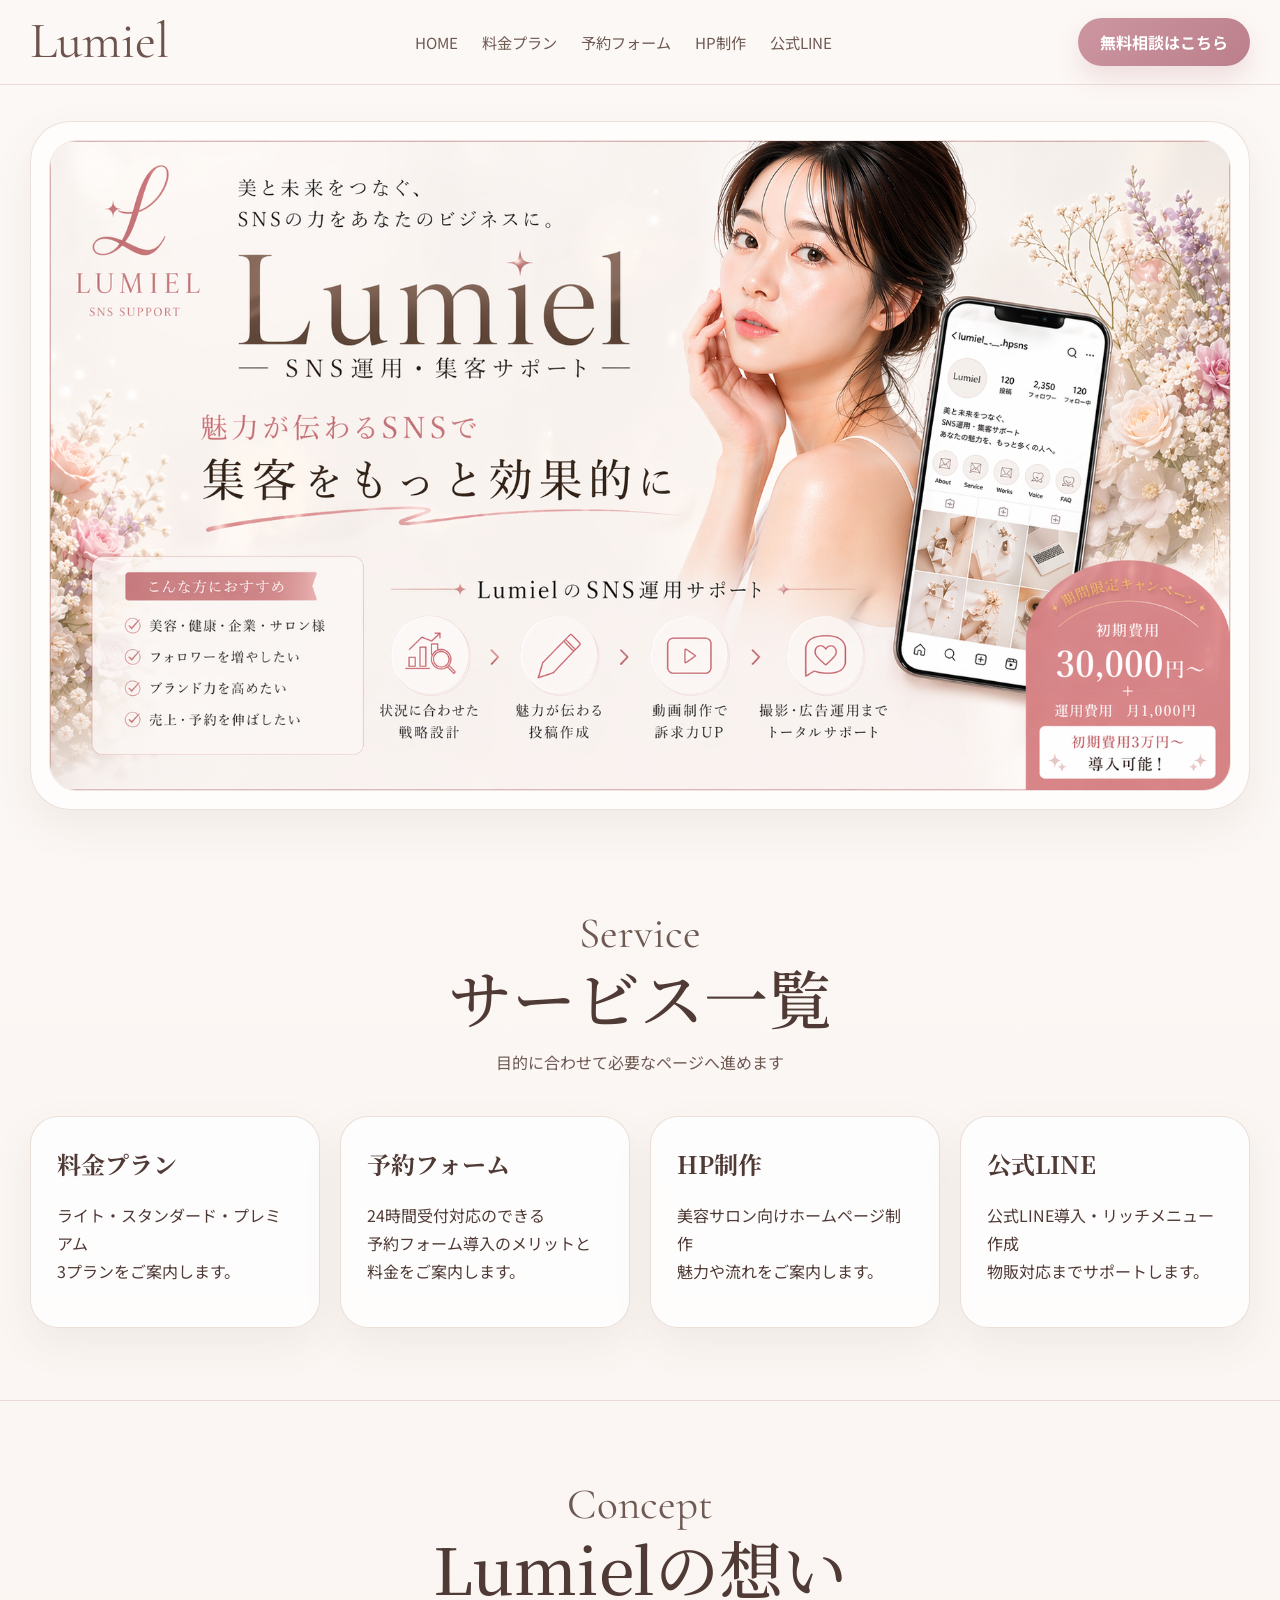
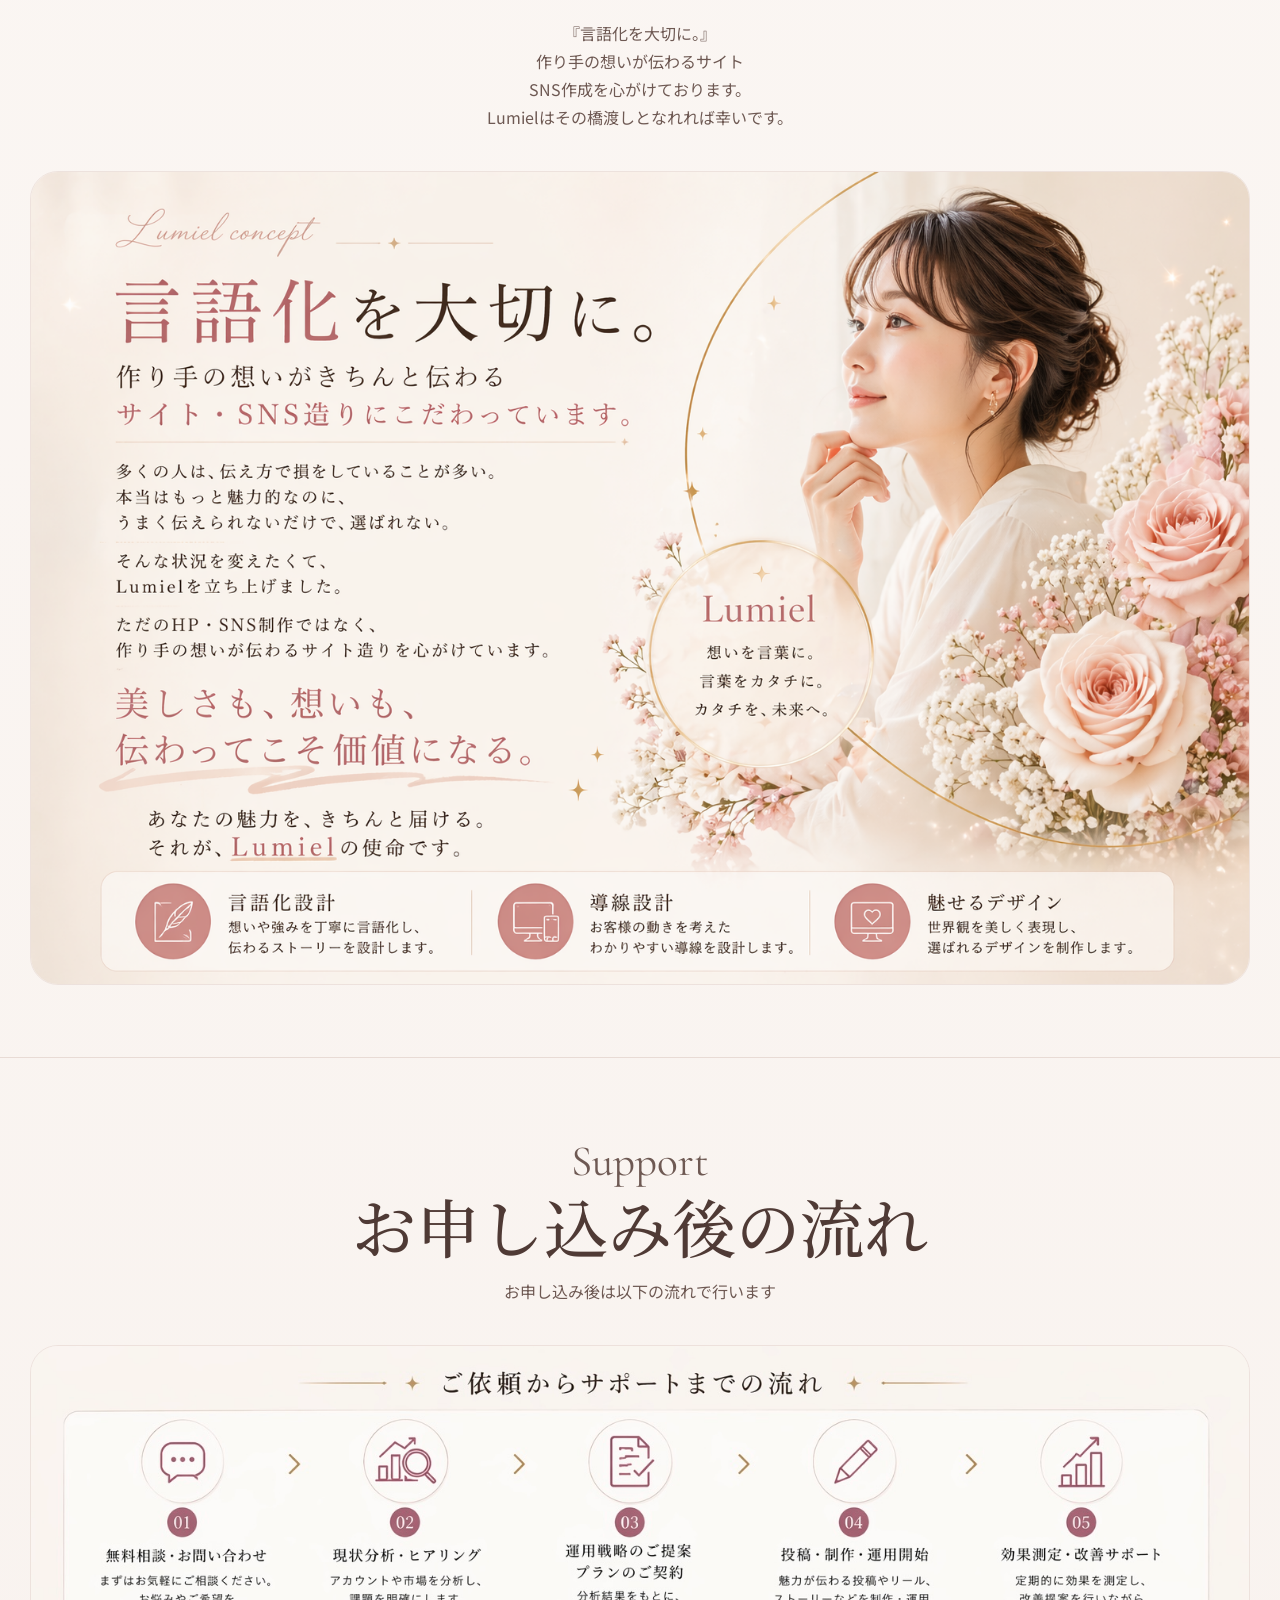
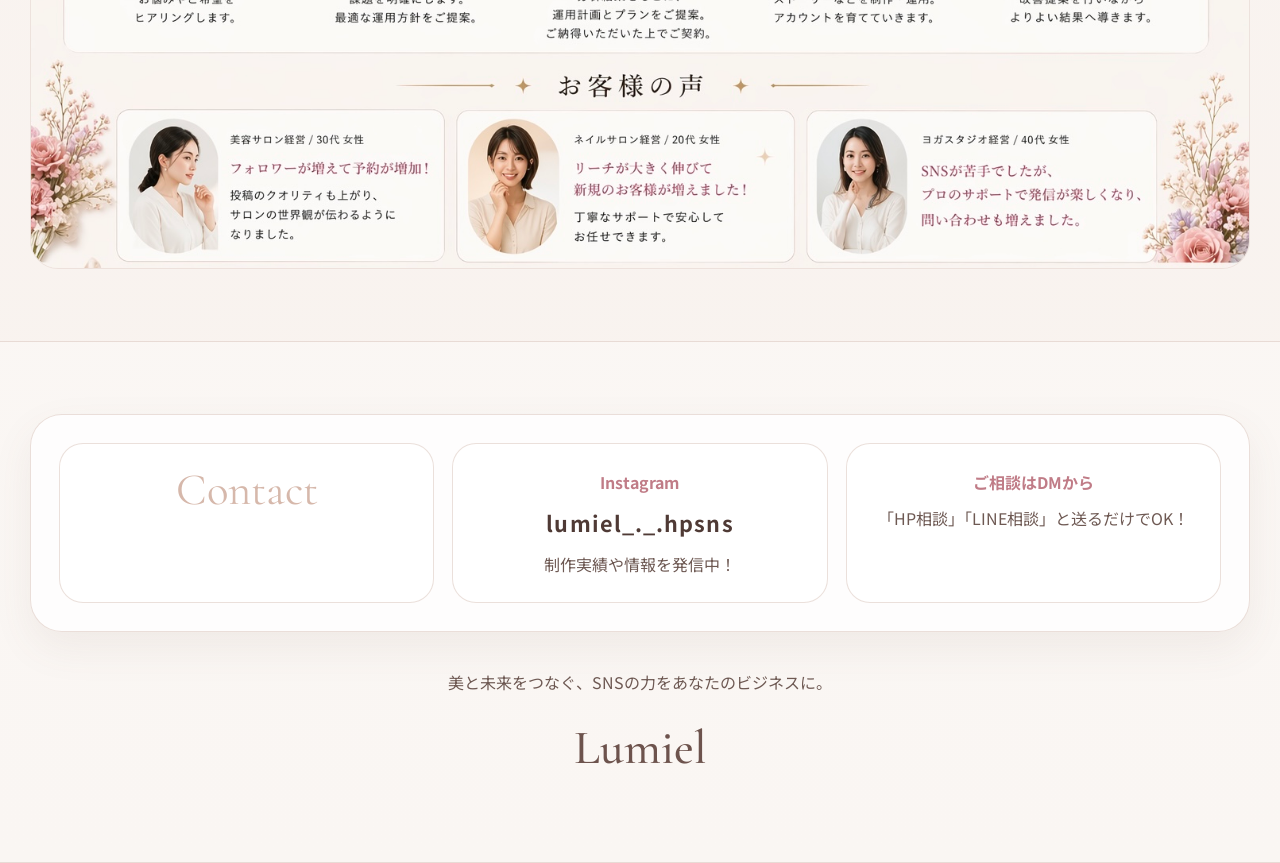
<file: index.html>
<!DOCTYPE html>
<html lang="ja">
<head>
  <meta charset="UTF-8">
  <meta name="viewport" content="width=device-width, initial-scale=1.0">
  <title>Lumiel | TOP</title>
  <link rel="stylesheet" href="style.css">
</head>
<body>

<header class="site-header">
  <div class="container header-inner">
    <a href="index.html" class="logo">Lumiel</a>

    <nav class="desktop-nav">
      <a href="index.html">HOME</a>
      <a href="plan.html">料金プラン</a>
      <a href="reservation.html">予約フォーム</a>
      <a href="homepage.html">HP制作</a>
      <a href="line.html">公式LINE</a>
    </nav>

    <button class="menu-toggle" id="menuToggle" type="button" aria-label="メニューを開く">
      <span class="bar"></span>
      <span class="bar"></span>
      <span class="bar"></span>
    </button>

    <a href="index.html#contact" class="header-btn">無料相談はこちら</a>
  </div>

  <nav class="mobile-nav" id="mobileNav">
    <a href="index.html">HOME</a>
    <a href="plan.html">料金プラン</a>
    <a href="reservation.html">予約フォーム</a>
    <a href="homepage.html">HP制作</a>
    <a href="line.html">公式LINE</a>
    <a href="index.html#contact">無料相談はこちら</a>
  </nav>
</header>

<main>
  <section class="hero-section">
    <div class="container">
      <div class="hero-card">
        <picture class="responsive-picture">
          <source media="(max-width: 760px)" srcset="images/sumafo/sumafo.1.png">
          <img src="images/pc.png/1.png" alt="Lumiel SNS運用・集客サポート" class="hero-image">
        </picture>
      </div>
    </div>
  </section>

  <section class="section">
    <div class="container">
      <div class="section-heading">
        <p class="section-script">Service</p>
        <h1>サービス一覧</h1>
        <p>目的に合わせて必要なページへ進めます</p>
      </div>

      <div class="service-grid">
        <a href="plan.html" class="service-card">
          <h2>料金プラン</h2>
          <p>ライト・スタンダード・プレミアム<br>
            3プランをご案内します。</p>
        </a>

        <a href="reservation.html" class="service-card">
          <h2>予約フォーム</h2>
          <p>24時間受付対応のできる<br>予約フォーム導入のメリットと<br>料金をご案内します。</p>
        </a>

        <a href="homepage.html" class="service-card">
          <h2>HP制作</h2>
          <p>美容サロン向けホームページ制作<br>魅力や流れをご案内します。</p>
        </a>

        <a href="line.html" class="service-card">
          <h2>公式LINE</h2>
          <p>公式LINE導入・リッチメニュー作成<br>物販対応までサポートします。</p>
        </a>
      </div>
    </div>
  </section>


  <section class="section">
    <div class="container">
      <div class="section-heading">
        <p class="section-script">Concept</p>
        <h2>Lumielの想い</h2>
        <p>『言語化を大切に。』<br>
        作り手の想いが伝わるサイト<br>SNS作成を心がけております。<br>
      Lumielはその橋渡しとなれれば幸いです。</p>
      </div>

      <picture class="responsive-picture">
        <source media="(max-width: 760px)" srcset="images/sumafo/sumafo.omoi1.PNG">
        <img src="images/pc.png/omoi.PNG" alt="Lumielの想い" class="home-support-image">
      </picture>
    </div>
  </section>

<section class="section home-extra-section">
    <div class="container">
      <div class="section-heading">
        <p class="section-script">Support</p>
        <h2>お申し込み後の流れ</h2>
        <p>お申し込み後は以下の流れで行います</p>
      </div>

      <picture class="responsive-picture">
        <source media="(max-width: 760px)" srcset="images/sumafo/sumafo.okyakusama1.jpg">
        <img src="images/pc.png/okyakusama.jpg" alt="お申し込み後の流れ" class="hero-image">
      </picture>
    </div>
  </section>



  <section class="section section-soft" id="contact">
    <div class="container">
      <div class="contact-box">
        <div class="contact-grid">
          <div class="contact-card">
            <p class="contact-script">Contact</p>
          </div>

          <div class="contact-card">
            <p class="contact-label">Instagram</p>
            <p class="insta-id">lumiel_._.hpsns</p>
            <p class="contact-sub">制作実績や情報を発信中！</p>
          </div>

          <div class="contact-card">
            <p class="contact-title">ご相談はDMから</p>
            <p class="contact-sub">「HP相談」「LINE相談」と送るだけでOK！</p>
          </div>
        </div>
      </div>

      <div class="footer-brand">
        <p>美と未来をつなぐ、SNSの力をあなたのビジネスに。</p>
        <strong>Lumiel</strong>
      </div>
    </div>
  </section>
</main>

<script src="script.js"></script>
</body>
</html>
</file>
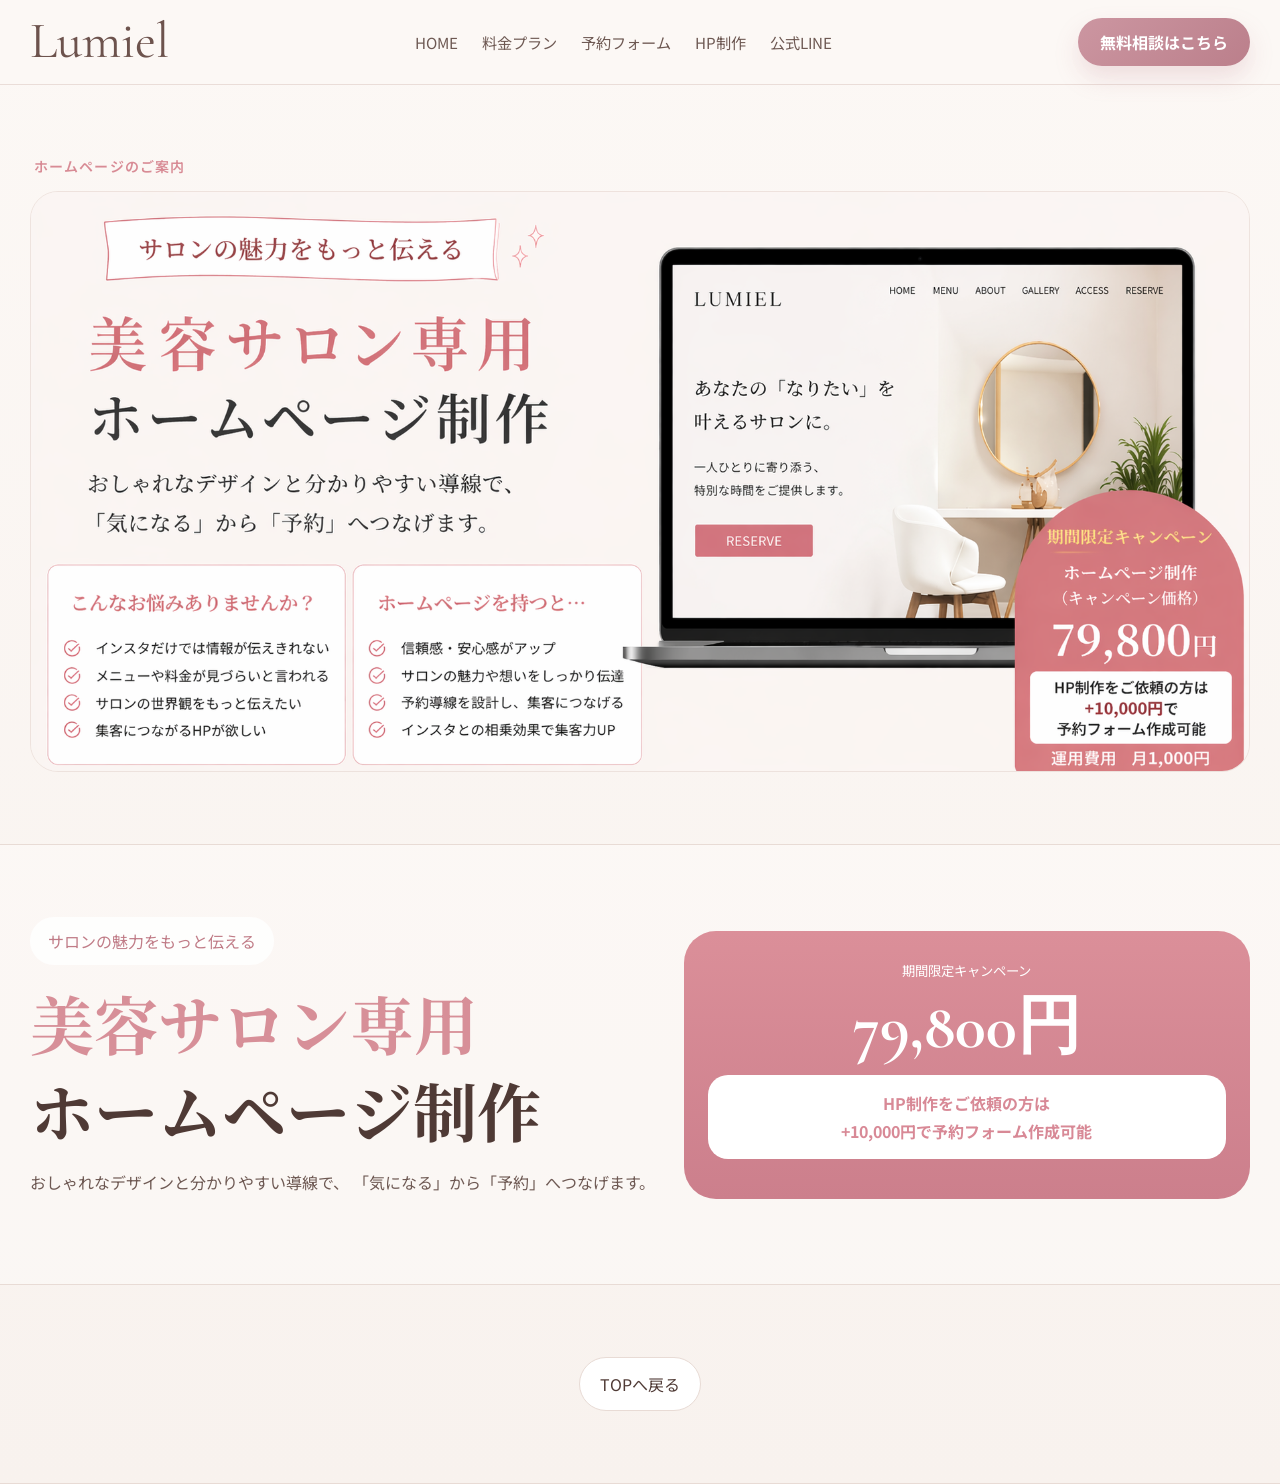
<file: homepage.html>
<!DOCTYPE html>
<html lang="ja">
<head>
  <meta charset="UTF-8">
  <meta name="viewport" content="width=device-width, initial-scale=1.0">
  <title>Lumiel | HP制作</title>
  <link rel="stylesheet" href="style.css">
</head>
<body>

<header class="site-header">
  <div class="container header-inner">
    <a href="index.html" class="logo">Lumiel</a>

    <nav class="desktop-nav">
      <a href="index.html">HOME</a>
      <a href="plan.html">料金プラン</a>
      <a href="reservation.html">予約フォーム</a>
      <a href="homepage.html">HP制作</a>
      <a href="line.html">公式LINE</a>
    </nav>

    <button class="menu-toggle" id="menuToggle" type="button" aria-label="メニューを開く">
      <span class="bar"></span>
      <span class="bar"></span>
      <span class="bar"></span>
    </button>

    <a href="index.html#contact" class="header-btn">無料相談はこちら</a>
  </div>

  <nav class="mobile-nav" id="mobileNav">
    <a href="index.html">HOME</a>
    <a href="plan.html">料金プラン</a>
    <a href="reservation.html">予約フォーム</a>
    <a href="homepage.html">HP制作</a>
    <a href="line.html">公式LINE</a>
    <a href="index.html#contact">無料相談はこちら</a>
  </nav>
</header>

<main>
  <section class="section image-section page-visual-section">
    <div class="container image-title-wrap">
      <p class="page-mini-title">ホームページのご案内</p>

      <picture class="responsive-picture">
        <source media="(max-width: 760px)" srcset="images/sumafo/sumafo.hp.png">
        <img src="images/pc.png/hp.png" alt="美容サロン専用ホームページ制作" class="page-visual-image wide-visual">
      </picture>
    </div>
  </section>

  <section class="section section-soft page-intro-section">
    <div class="container two-column page-intro-column">
      <div class="page-intro-text">
        <span class="badge-pill">サロンの魅力をもっと伝える</span>

        <h1 class="big-title page-main-title">
          <span class="accent">美容サロン専用</span><br>
          ホームページ制作
        </h1>

        <p class="lead">
          おしゃれなデザインと分かりやすい導線で、<br class="sp-only">
          「気になる」から「予約」へつなげます。
        </p>
      </div>

      <div class="price-badge">
        <small>期間限定キャンペーン</small>
        <strong>79,800円</strong>
        <div class="badge-white-box">
          HP制作をご依頼の方は<br>
          +10,000円で予約フォーム作成可能
        </div>
        <p class="badge-sub top-gap-small"></p>
      </div>
    </div>
  </section>

  <section class="section">
    <div class="container back-link-wrap">
      <a href="index.html" class="back-link">TOPへ戻る</a>
    </div>
  </section>
</main>

<script src="script.js"></script>
</body>
</html>
</file>
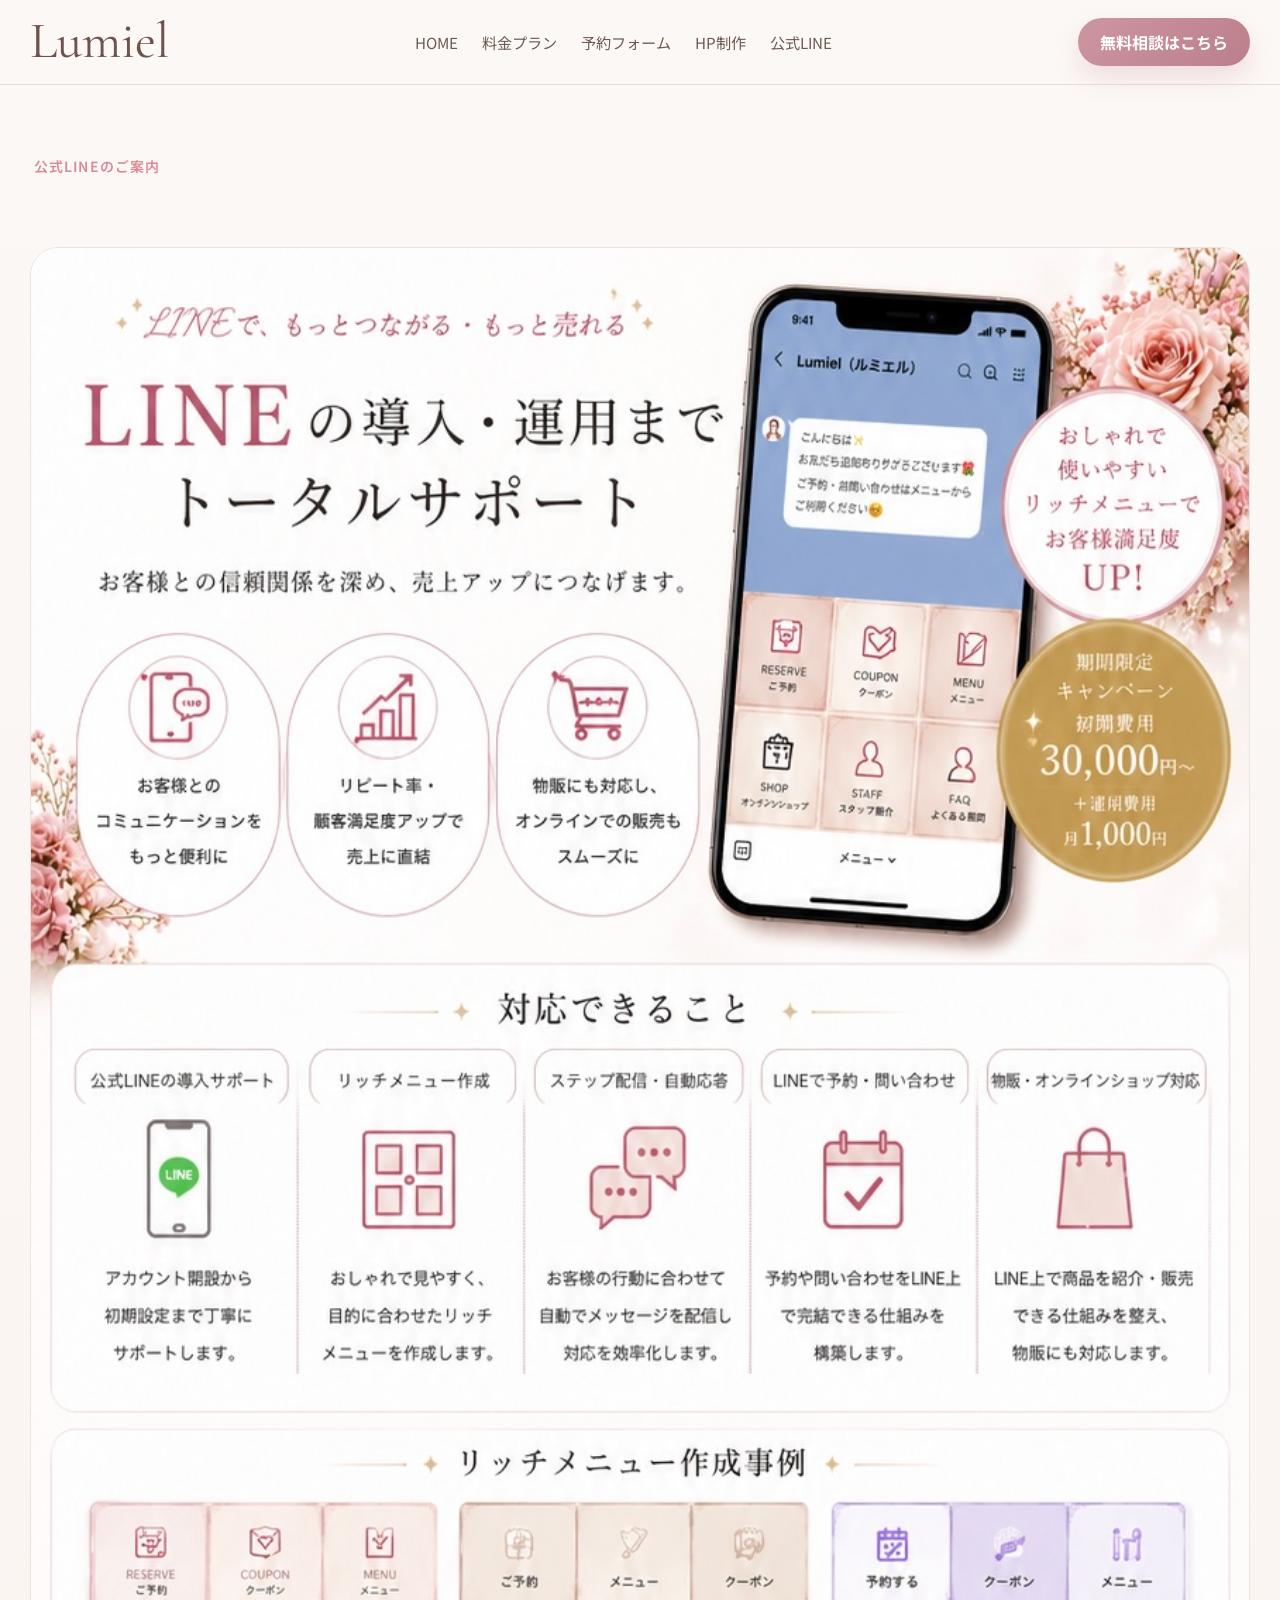
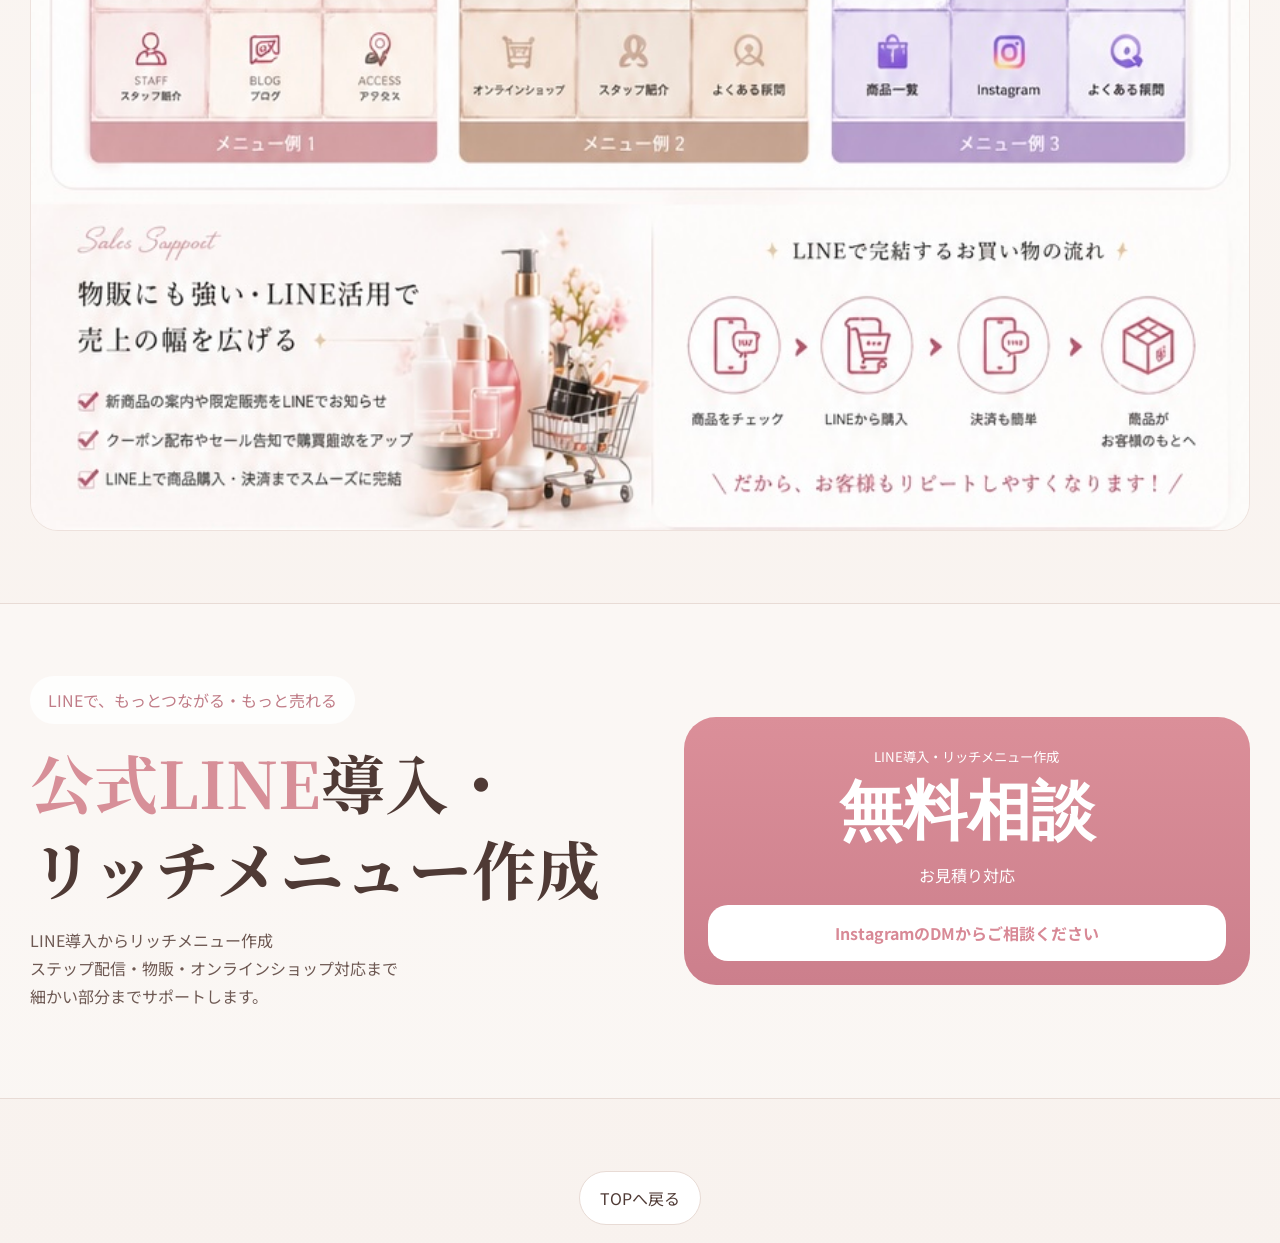
<file: line.html>
<!DOCTYPE html>
<html lang="ja">
<head>
  <meta charset="UTF-8">
  <meta name="viewport" content="width=device-width, initial-scale=1.0">
  <title>Lumiel | 公式LINE</title>
  <link rel="stylesheet" href="style.css">
</head>
<body>

<header class="site-header">
  <div class="container header-inner">
    <a href="index.html" class="logo">Lumiel</a>

    <nav class="desktop-nav">
      <a href="index.html">HOME</a>
      <a href="plan.html">料金プラン</a>
      <a href="reservation.html">予約フォーム</a>
      <a href="homepage.html">HP制作</a>
      <a href="line.html">公式LINE</a>
    </nav>

    <button class="menu-toggle" id="menuToggle" type="button" aria-label="メニューを開く">
      <span class="bar"></span>
      <span class="bar"></span>
      <span class="bar"></span>
    </button>

    <a href="index.html#contact" class="header-btn">無料相談はこちら</a>
  </div>

  <nav class="mobile-nav" id="mobileNav">
    <a href="index.html">HOME</a>
    <a href="plan.html">料金プラン</a>
    <a href="reservation.html">予約フォーム</a>
    <a href="homepage.html">HP制作</a>
    <a href="line.html">公式LINE</a>
    <a href="index.html#contact">無料相談はこちら</a>
  </nav>
</header>

<main>
  <section class="section image-section">
    <div class="container image-title-wrap">
      <p class="page-mini-title">公式LINEのご案内</p>
<br><br>
      <picture class="responsive-picture">
        <source media="(max-width: 760px)" srcset="images/sumafo/sumafo.line1.jpg">
        <img src="images/pc.png/line.PNG" alt="公式LINE導入・リッチメニュー作成・物販対応" class="page-visual-image wide-visual">
      </picture>
    </div>
  </section>

  <section class="section section-soft">
    <div class="container two-column">
      <div>
        <span class="badge-pill">LINEで、もっとつながる・もっと売れる</span>
        <h1 class="big-title"><span class="accent">公式LINE</span>導入・<br>リッチメニュー作成</h1>
        <p class="lead">LINE導入からリッチメニュー作成<br>ステップ配信・物販・オンラインショップ対応まで<br>細かい部分までサポートします。</p>
      </div>

      <div class="price-badge">
        <small>LINE導入・リッチメニュー作成</small>
        <strong>無料相談</strong>
        <p class="badge-sub">お見積り対応</p>
        <div class="badge-white-box">InstagramのDMからご相談ください</div>
      </div>
    </div>
  </section>

  <section class="section">
    <div class="container back-link-wrap">
      <a href="index.html" class="back-link">TOPへ戻る</a>
    </div>
  </section>
</main>

<script src="script.js"></script>
</body>
</html>
</file>
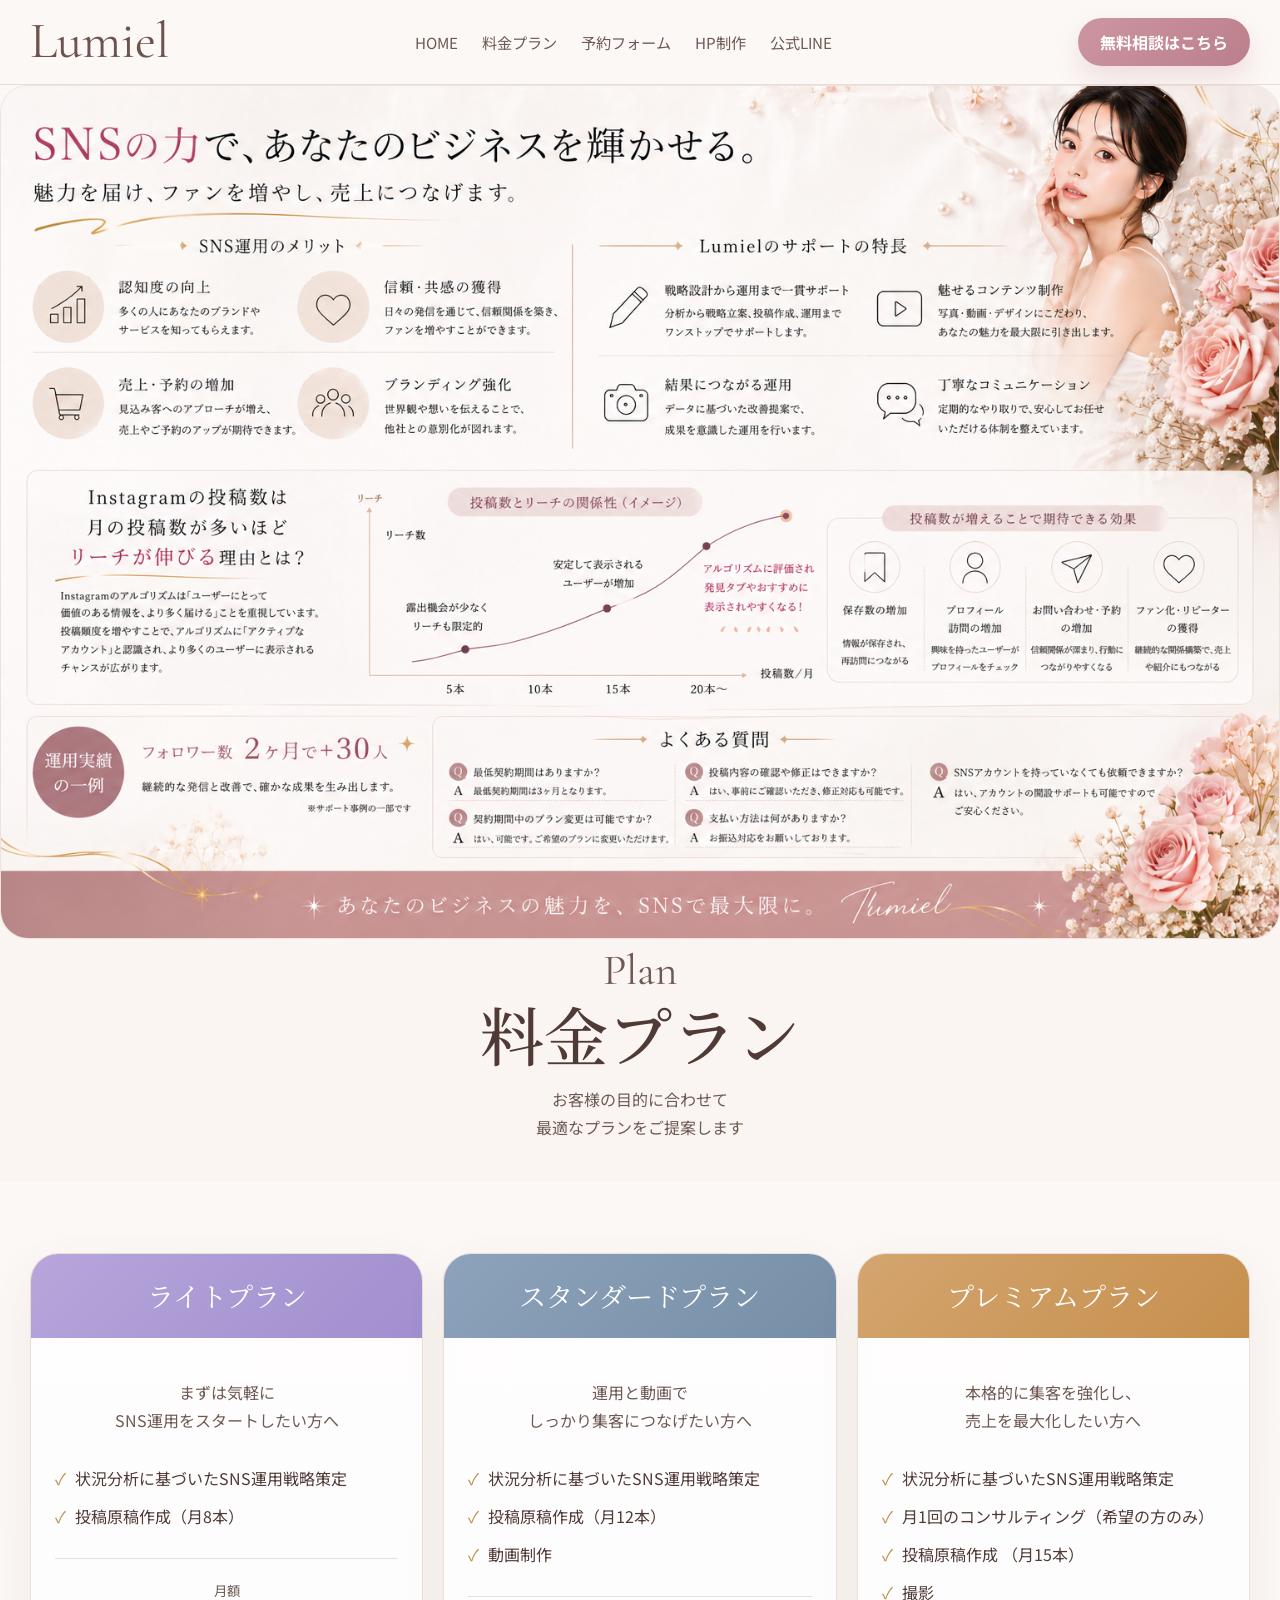
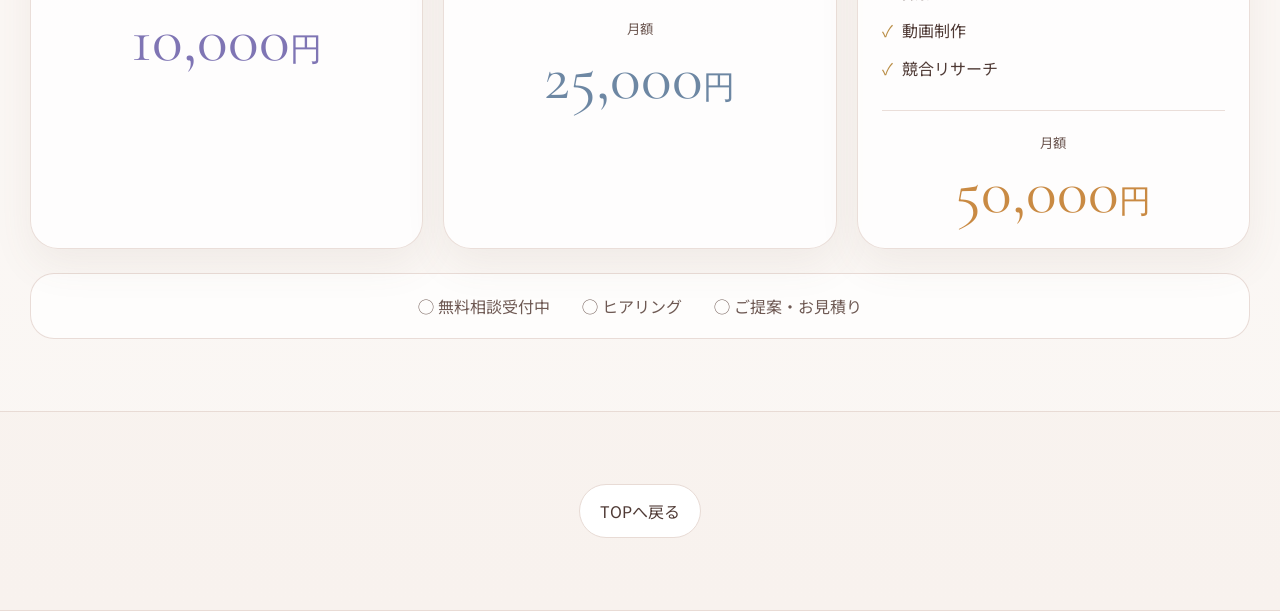
<file: plan.html>
<!DOCTYPE html>
<html lang="ja">
<head>
  <meta charset="UTF-8">
  <meta name="viewport" content="width=device-width, initial-scale=1.0">
  <title>Lumiel | 料金プラン</title>
  <link rel="stylesheet" href="style.css">
</head>
<body>

<header class="site-header">
  <div class="container header-inner">
    <a href="index.html" class="logo">Lumiel</a>

    <nav class="desktop-nav">
      <a href="index.html">HOME</a>
      <a href="plan.html">料金プラン</a>
      <a href="reservation.html">予約フォーム</a>
      <a href="homepage.html">HP制作</a>
      <a href="line.html">公式LINE</a>
    </nav>

    <button class="menu-toggle" id="menuToggle" type="button" aria-label="メニューを開く">
      <span class="bar"></span>
      <span class="bar"></span>
      <span class="bar"></span>
    </button>

    <a href="index.html#contact" class="header-btn">無料相談はこちら</a>
  </div>
  <nav class="mobile-nav" id="mobileNav">
    <a href="index.html">HOME</a>
    <a href="plan.html">料金プラン</a>
    <a href="reservation.html">予約フォーム</a>
    <a href="homepage.html">HP制作</a>
    <a href="line.html">公式LINE</a>
    <a href="index.html#contact">無料相談はこちら</a>
  </nav>
</header>
<main>
      <picture class="responsive-picture">
        <source media="(max-width: 760px)" srcset="images/sumafo/sumafo.sns1.PNG">
        <picture class="responsive-picture">
        <source media="(max-width: 760px)" srcset="images/sumafo/sumafo.sns2.PNG">
      </picture>
        <img src="images/pc.png/sns.png" alt="SNS運用・集客サポート" class="page-visual-image wide-visual">
      </picture>
    </div>
  </section>

  <section class="page-title-section">
    <div class="container">
      <div class="section-heading">
        <p class="section-script">Plan</p>
        <h1>料金プラン</h1>
        <p>お客様の目的に合わせて<br>最適なプランをご提案します</p>
      </div>
    </div>
  </section>

  <section class="section section-soft">
    <div class="container">
      <div class="pricing-grid">
        <article class="plan-card">
          <div class="plan-card-header light">ライトプラン</div>
          <div class="plan-card-body">
            <p class="plan-copy">まずは気軽に<br>SNS運用をスタートしたい方へ</p>
            <ul class="check-list">
              <li>状況分析に基づいたSNS運用戦略策定</li>
              <li>投稿原稿作成（月8本）</li>
            </ul>
            <div class="plan-price-wrap">
              <small>月額</small>
              <p class="plan-price light-price">10,000<span>円</span></p>
            </div>
          </div>
        </article>

        <article class="plan-card">
          <div class="plan-card-header standard">スタンダードプラン</div>
          <div class="plan-card-body">
            <p class="plan-copy">運用と動画で<br>しっかり集客につなげたい方へ</p>
            <ul class="check-list">
              <li>状況分析に基づいたSNS運用戦略策定</li>
              <li>投稿原稿作成（月12本）</li>
              <li>動画制作</li>
            </ul>
            <div class="plan-price-wrap">
              <small>月額</small>
              <p class="plan-price standard-price">25,000<span>円</span></p>
            </div>
          </div>
        </article>

        <article class="plan-card">
          <div class="plan-card-header premium">プレミアムプラン</div>
          <div class="plan-card-body">
            <p class="plan-copy">本格的に集客を強化し、<br>売上を最大化したい方へ</p>
            <ul class="check-list">
              <li>状況分析に基づいたSNS運用戦略策定</li>
              <li>月1回のコンサルティング（希望の方のみ）</li>
              <li>投稿原稿作成 <span class="pink-accent">（月15本）</span></li>
              <li>撮影</li>
              <li>動画制作</li>
              <li>競合リサーチ</li>
            </ul>
            <div class="plan-price-wrap">
              <small>月額</small>
              <p class="plan-price premium-price">50,000<span>円</span></p>
            </div>
          </div>
        </article>
      </div>

      <div class="included-note">
        <span>◯ 無料相談受付中</span>
        <span>◯ ヒアリング</span>
        <span>◯ ご提案・お見積り</span>
      </div>
    </div>
  </section>

  <section class="section">
    <div class="container back-link-wrap">
      <a href="index.html" class="back-link">TOPへ戻る</a>
    </div>
  </section>
</main>

<script src="script.js"></script>
</body>
</html>
</file>
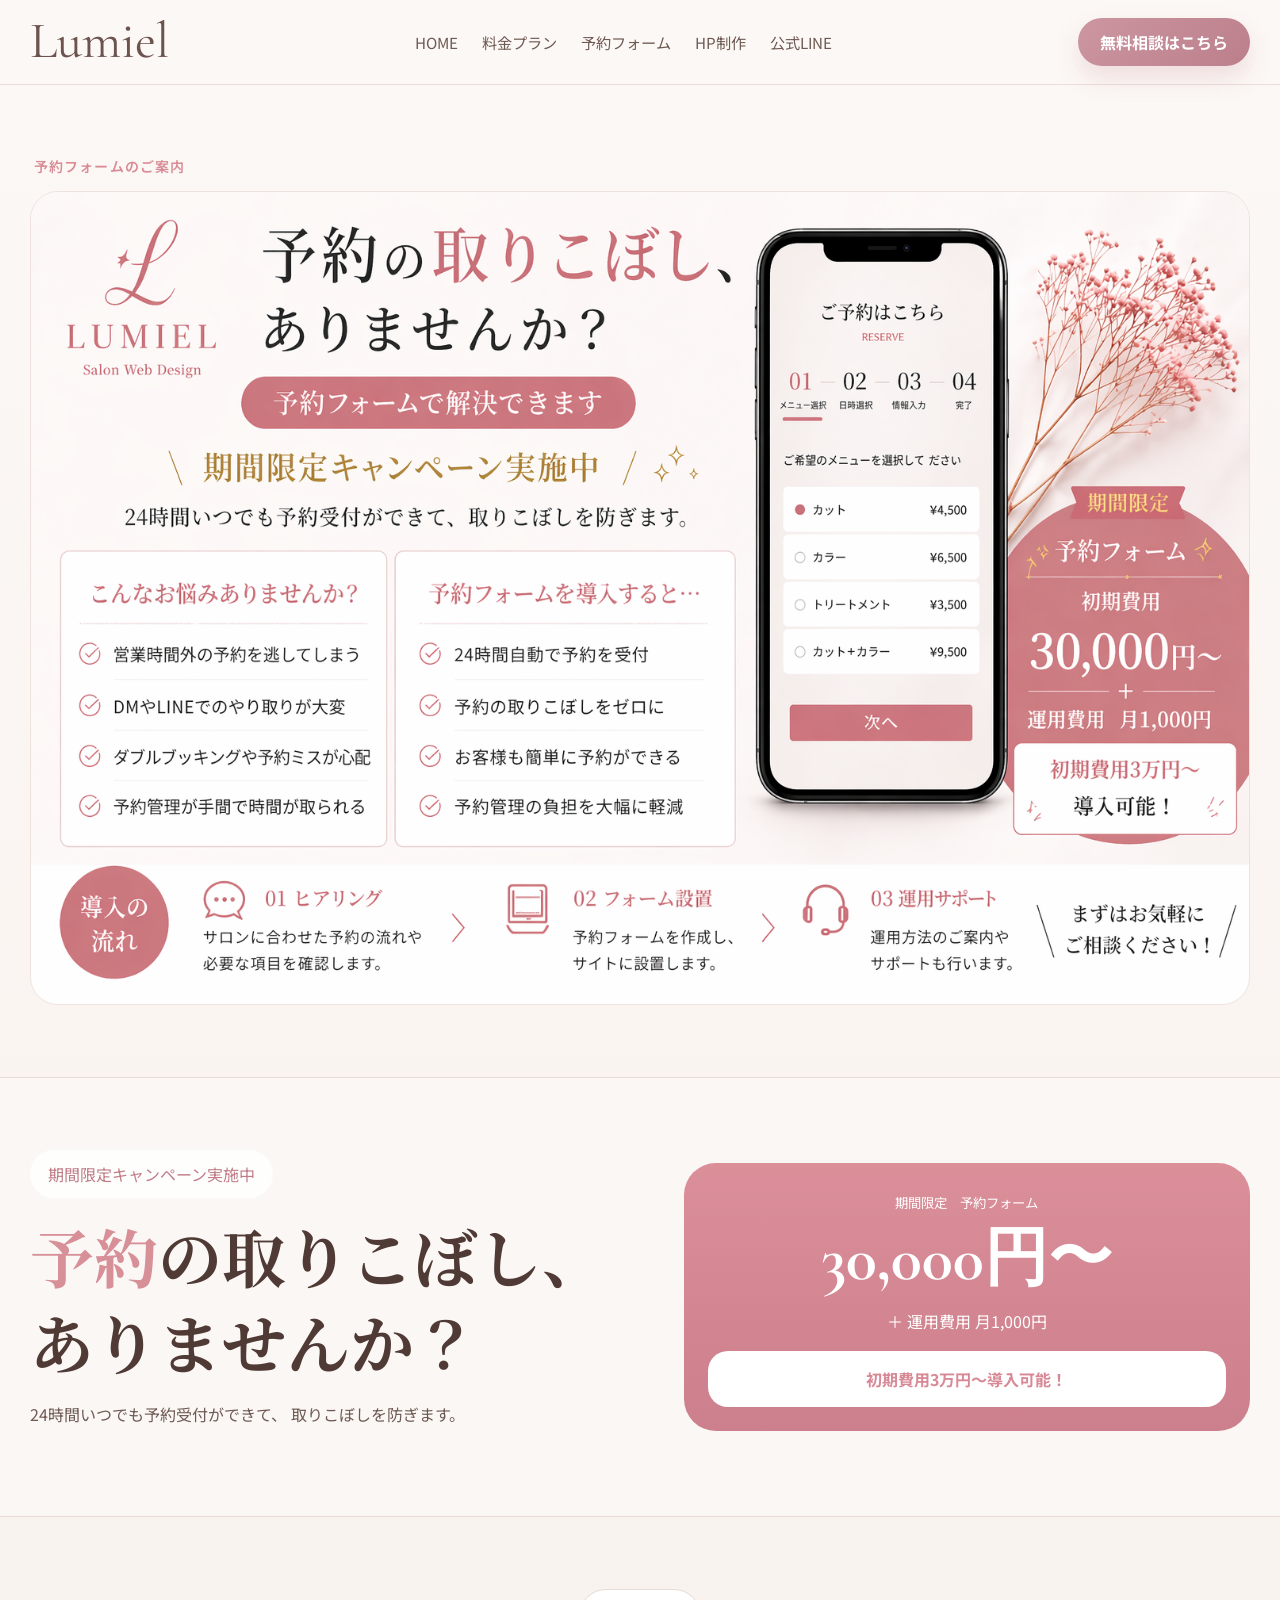
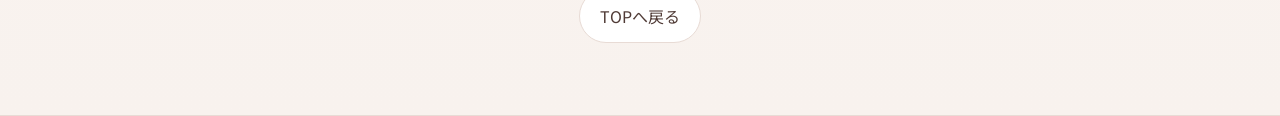
<file: reservation.html>
<!DOCTYPE html>
<html lang="ja">
<head>
  <meta charset="UTF-8">
  <meta name="viewport" content="width=device-width, initial-scale=1.0">
  <title>Lumiel | 予約フォーム</title>
  <link rel="stylesheet" href="style.css">
</head>
<body>

<header class="site-header">
  <div class="container header-inner">
    <a href="index.html" class="logo">Lumiel</a>

    <nav class="desktop-nav">
      <a href="index.html">HOME</a>
      <a href="plan.html">料金プラン</a>
      <a href="reservation.html">予約フォーム</a>
      <a href="homepage.html">HP制作</a>
      <a href="line.html">公式LINE</a>
    </nav>

    <button class="menu-toggle" id="menuToggle" type="button" aria-label="メニューを開く">
      <span class="bar"></span>
      <span class="bar"></span>
      <span class="bar"></span>
    </button>

    <a href="index.html#contact" class="header-btn">無料相談はこちら</a>
  </div>

  <nav class="mobile-nav" id="mobileNav">
    <a href="index.html">HOME</a>
    <a href="plan.html">料金プラン</a>
    <a href="reservation.html">予約フォーム</a>
    <a href="homepage.html">HP制作</a>
    <a href="line.html">公式LINE</a>
    <a href="index.html#contact">無料相談はこちら</a>
  </nav>
</header>

<main>
  <section class="section image-section page-visual-section">
    <div class="container image-title-wrap">
      <p class="page-mini-title">予約フォームのご案内</p>

      <picture class="responsive-picture">
        <source media="(max-width: 760px)" srcset="images/sumafo/sumafo.yoyaku.png">
        <img src="images/pc.png/yoyaku.png" alt="予約フォームのご案内" class="page-visual-image wide-visual">
      </picture>
    </div>
  </section>

  <section class="section section-soft page-intro-section">
    <div class="container two-column page-intro-column">
      <div class="page-intro-text">
        <span class="badge-pill">期間限定キャンペーン実施中</span>

        <h1 class="big-title page-main-title">
          <span class="accent">予約</span>の取りこぼし、<br>
          ありませんか？
        </h1>

        <p class="lead">
          24時間いつでも予約受付ができて、<br class="sp-only">
          取りこぼしを防ぎます。
        </p>
      </div>

      <div class="price-badge">
        <small>期間限定　予約フォーム</small>
        <strong>30,000円〜</strong>
        <p class="badge-sub">＋ 運用費用 月1,000円</p>
        <div class="badge-white-box">初期費用3万円〜導入可能！</div>
      </div>
    </div>
  </section>

  <section class="section">
    <div class="container back-link-wrap">
      <a href="index.html" class="back-link">TOPへ戻る</a>
    </div>
  </section>
</main>

<script src="script.js"></script>
</body>
</html>
</file>
<file: style.css>
@import url('https://fonts.googleapis.com/css2?family=Cormorant+Garamond:wght@400;500;600;700&family=Noto+Serif+JP:wght@400;500;600;700&family=Noto+Sans+JP:wght@300;400;500;700&display=swap');

:root {
  --bg: #f8f2ee;
  --text: #4f3a35;
  --sub: #6e5953;
  --line: #e8dbd5;
  --rose: #d78f98;
  --rose-deep: #c07c87;
  --gold-deep: #b98d45;
  --lavender: #7f75b4;
  --blue: #6d87a3;
  --shadow: 0 16px 40px rgba(111, 84, 74, 0.08);
  --container: 1220px;
}

* {
  box-sizing: border-box;
}

html {
  scroll-behavior: smooth;
}

body {
  margin: 0;
  background: linear-gradient(180deg, #fcf8f5 0%, #f8f2ee 100%);
  color: var(--text);
  font-family: 'Noto Sans JP', sans-serif;
  line-height: 1.75;
  overflow-x: hidden;
}

img {
  display: block;
  max-width: 100%;
}

a {
  text-decoration: none;
  color: inherit;
}

.container {
  width: min(var(--container), calc(100% - 32px));
  margin: 0 auto;
}

/* header */
.site-header {
  position: sticky;
  top: 0;
  z-index: 1000;
  background: rgba(252, 248, 245, 0.92);
  backdrop-filter: blur(14px);
  border-bottom: 1px solid rgba(232, 219, 213, 0.9);
}

.header-inner {
  min-height: 84px;
  display: flex;
  align-items: center;
  justify-content: space-between;
  gap: 16px;
}

.logo {
  font-family: 'Cormorant Garamond', serif;
  font-size: clamp(2.3rem, 4vw, 3.5rem);
  line-height: 1;
  color: #6d534d;
  flex-shrink: 0;
}

.desktop-nav {
  display: flex;
  align-items: center;
  gap: 24px;
  color: var(--sub);
  font-size: 0.95rem;
}

.desktop-nav a:hover,
.mobile-nav a:hover {
  color: var(--rose-deep);
}

.header-btn {
  display: inline-flex;
  align-items: center;
  justify-content: center;
  min-height: 48px;
  padding: 0 22px;
  border-radius: 999px;
  background: linear-gradient(135deg, #cc96a1, #bb7f8b);
  color: #fff;
  font-weight: 700;
  box-shadow: 0 12px 24px rgba(191, 127, 139, 0.22);
  flex-shrink: 0;
}

.menu-toggle {
  display: none;
  width: 56px;
  height: 56px;
  border: 2px solid var(--rose-deep);
  border-radius: 16px;
  background: rgba(255, 255, 255, 0.82);
  align-items: center;
  justify-content: center;
  cursor: pointer;
}

.menu-toggle span {
  display: block;
  width: 24px;
  height: 2px;
  background: var(--rose-deep);
  margin: 4px 0;
  transition: 0.25s ease;
}

.menu-toggle.active span:nth-child(1) {
  transform: translateY(6px) rotate(45deg);
}
.menu-toggle.active span:nth-child(2) {
  opacity: 0;
}
.menu-toggle.active span:nth-child(3) {
  transform: translateY(-6px) rotate(-45deg);
}

.mobile-nav {
  display: none;
  position: fixed;
  top: 78px;
  right: 16px;
  width: min(320px, calc(100% - 32px));
  padding: 18px;
  border: 1px solid var(--line);
  border-radius: 24px;
  background: rgba(255, 251, 248, 0.98);
  box-shadow: 0 26px 46px rgba(90, 63, 56, 0.16);
  z-index: 9999;
}

.mobile-nav.active {
  display: block;
}

.mobile-nav a {
  display: block;
  padding: 14px 8px;
  border-bottom: 1px solid rgba(232, 219, 213, 0.8);
  font-weight: 600;
}

.mobile-nav a:last-child {
  border-bottom: none;
}

/* common */
.section {
  padding: 72px 0;
  border-bottom: 1px solid var(--line);
}

.section-soft {
  background: rgba(255, 255, 255, 0.28);
}

.hero-section {
  padding: 36px 0 20px;
}

.hero-card {
  overflow: hidden;
  border: 1px solid rgba(232, 219, 213, 0.85);
  border-radius: 40px;
  background: rgba(255,255,255,0.7);
  box-shadow: var(--shadow);
  padding: 18px;
}

.hero-image,
.page-visual-image,
.home-support-image {
  width: 100%;
  border-radius: 28px;
  object-fit: cover;
  border: 1px solid rgba(232, 219, 213, 0.7);
}

.image-title-wrap {
  position: relative;
}

.page-mini-title {
  position: absolute;
  top: 18px;
  left: 24px;
  z-index: 2;
  margin: 0;
  font-size: 14px;
  font-weight: 600;
  color: #d88b95;
  letter-spacing: 0.08em;
  line-height: 1;
}

.section-heading {
  text-align: center;
  margin-bottom: 40px;
}

.section-script {
  display: inline-block;
  margin: 0 0 6px;
  color: #d6b8ab;
  font-size: 2.7rem;
  line-height: 1;
  font-family: 'Cormorant Garamond', serif;
}

.section-heading h1,
.section-heading h2 {
  margin: 0;
  font-size: clamp(2.3rem, 5vw, 4rem);
  font-family: 'Noto Serif JP', serif;
  font-weight: 500;
  line-height: 1.3;
}

.section-heading p {
  margin: 10px 0 0;
  color: var(--sub);
}

.service-grid,
.pricing-grid {
  display: grid;
  gap: 20px;
}

.service-grid {
  grid-template-columns: repeat(4, 1fr);
}

.pricing-grid {
  grid-template-columns: repeat(3, 1fr);
}

.service-card,
.plan-card,
.contact-box,
.feature-box {
  border: 1px solid rgba(232, 219, 213, 0.9);
  border-radius: 28px;
  background: rgba(255,255,255,0.78);
  box-shadow: var(--shadow);
}

.service-card {
  padding: 26px;
}

.service-card h2 {
  margin: 0 0 12px;
  font-family: 'Noto Serif JP', serif;
}

.plan-card {
  overflow: hidden;
}

.plan-card-header {
  text-align: center;
  color: #fff;
  padding: 18px 12px;
  font-size: 1.7rem;
  font-family: 'Noto Serif JP', serif;
}

.light { background: linear-gradient(135deg, #b7a5db, #a18fcf); }
.standard { background: linear-gradient(135deg, #8ca3bb, #778ea7); }
.premium { background: linear-gradient(135deg, #d4a56f, #c68f4d); }

.plan-card-body {
  padding: 24px;
}

.check-list {
  list-style: none;
  padding: 0;
  margin: 0;
}

.check-list li {
  padding-left: 20px;
  position: relative;
  margin-bottom: 10px;
}

.check-list li::before {
  content: "✓";
  position: absolute;
  left: 0;
  color: var(--gold-deep);
}

.two-column {
  display: grid;
  grid-template-columns: 1.05fr 0.95fr;
  gap: 28px;
  align-items: center;
}

.badge-pill {
  display: inline-block;
  padding: 10px 18px;
  border-radius: 999px;
  background: rgba(255,255,255,0.85);
  color: var(--rose-deep);
  margin-bottom: 14px;
}

.big-title {
  margin: 0 0 12px;
  font-size: clamp(2.5rem, 5vw, 4.3rem);
  line-height: 1.35;
  font-family: 'Noto Serif JP', serif;
}

.big-title .accent {
  color: var(--rose);
}

.lead {
  color: var(--sub);
}

.price-badge {
  border-radius: 32px;
  background: linear-gradient(180deg, #db8f99, #cc7f8c);
  color: #fff;
  padding: 24px;
  text-align: center;
}

.price-badge strong {
  display: block;
  font-family: 'Cormorant Garamond', serif;
  font-size: 4rem;
  line-height: 1;
  margin: 12px 0;
}

.badge-white-box {
  margin-top: 16px;
  border-radius: 20px;
  background: #fff;
  color: #d88996;
  padding: 14px 16px;
  font-weight: 700;
}

.back-link-wrap {
  text-align: center;
}

.back-link {
  display: inline-block;
  padding: 12px 20px;
  border: 1px solid var(--line);
  border-radius: 999px;
  background: #fff;
}

/* mobile */
@media screen and (max-width: 760px) {
  .desktop-nav,
  .header-btn {
    display: none !important;
  }

  .menu-toggle {
    display: flex !important;
  }

  .header-inner {
    min-height: 76px;
  }

  .logo {
    font-size: 2.4rem;
  }

  .section {
    padding: 40px 0;
  }

  .hero-card {
    padding: 8px;
    border-radius: 28px;
  }

  .hero-image,
  .page-visual-image,
  .home-support-image {
    border-radius: 18px;
  }

  .image-title-wrap {
    padding-top: 14px;
  }

  .page-mini-title {
    top: -2px;
    left: 4px;
    font-size: 11px;
    line-height: 1.2;
    letter-spacing: 0.03em;
  }

  .service-grid,
  .pricing-grid,
  .two-column {
    grid-template-columns: 1fr;
  }

  .section-heading {
    margin-bottom: 24px;
  }

  .section-script {
    font-size: 2rem;
  }

  .section-heading h1,
  .section-heading h2 {
    font-size: 2rem;
  }

  .big-title {
    font-size: 2rem;
    line-height: 1.45;
  }

  .price-badge strong {
    font-size: 3rem;
  }

  .mobile-nav {
    top: 76px;
  }
}

/* ===== 料金プラン補完 ===== */
.plan-copy {
  text-align: center;
  min-height: 62px;
  color: var(--sub);
  margin-bottom: 24px;
}

.plan-price-wrap {
  margin-top: 28px;
  padding-top: 20px;
  border-top: 1px solid rgba(232, 219, 213, 0.9);
  text-align: center;
}

.plan-price-wrap small {
  display: block;
  color: var(--sub);
  margin-bottom: 6px;
}

.plan-price {
  font-family: 'Cormorant Garamond', serif;
  font-size: clamp(3rem, 5vw, 4.8rem);
  line-height: 1;
  margin: 0;
}

.plan-price span {
  font-size: 0.5em;
}

.light-price {
  color: var(--lavender);
}

.standard-price {
  color: var(--blue);
}

.premium-price {
  color: #c98a43;
}

.included-note {
  margin-top: 24px;
  padding: 18px 22px;
  border-radius: 24px;
  border: 1px solid rgba(232, 219, 213, 0.95);
  background: rgba(255, 255, 255, 0.72);
  display: flex;
  justify-content: center;
  gap: 32px;
  flex-wrap: wrap;
  color: var(--sub);
}

/* ===== ホーム下部 Contact / Footer 補完 ===== */
.contact-box {
  border-radius: 32px;
  border: 1px solid rgba(232, 219, 213, 0.9);
  background: rgba(255, 255, 255, 0.78);
  box-shadow: var(--shadow);
  padding: 28px;
}

.contact-grid {
  display: grid;
  grid-template-columns: repeat(3, 1fr);
  gap: 18px;
}

.contact-card {
  padding: 24px;
  border-radius: 24px;
  border: 1px solid rgba(232, 219, 213, 0.85);
  background: rgba(255, 255, 255, 0.72);
  text-align: center;
}

.contact-script {
  margin: 0;
  color: #d6b8ab;
  font-size: 2.8rem;
  font-family: 'Cormorant Garamond', serif;
  line-height: 1;
}

.contact-label,
.contact-title {
  margin: 0 0 8px;
  color: var(--rose-deep);
  font-weight: 700;
}

.insta-id {
  margin: 0;
  font-size: 1.35rem;
  color: var(--text);
  font-weight: 700;
  letter-spacing: 0.05em;
}

.contact-sub {
  margin: 8px 0 0;
  color: var(--sub);
}

.footer-brand {
  text-align: center;
  padding: 36px 0 0;
}

.footer-brand p {
  margin: 0 0 10px;
  color: var(--sub);
}

.footer-brand strong {
  font-family: 'Cormorant Garamond', serif;
  font-size: 3rem;
  color: #6d534d;
  font-weight: 500;
}

/* ===== スマホ補完 ===== */
@media screen and (max-width: 760px) {
  .contact-grid {
    grid-template-columns: 1fr;
  }

  .contact-box {
    padding: 18px;
  }

  .contact-card {
    padding: 20px;
  }

  .included-note {
    gap: 10px;
    justify-content: flex-start;
    font-size: 0.9rem;
  }

  .plan-copy {
    min-height: auto;
  }

  .footer-brand strong {
    font-size: 2.4rem;
  }
}
/* ===== スマホ版：画像上タイトル・見出し調整 ===== */
@media screen and (max-width: 760px) {
  .image-section {
    padding: 28px 0 18px;
  }

  .image-title-wrap {
    padding-top: 0;
  }

  .page-mini-title {
    position: static;
    margin: 0 0 10px;
    padding-left: 4px;
    font-size: 13px;
    line-height: 1.4;
    letter-spacing: 0.03em;
    color: #d88b95;
    font-weight: 700;
  }

  .section-soft {
    padding: 36px 0 44px;
  }

  .two-column {
    text-align: center;
    gap: 24px;
  }

  .badge-pill {
    margin-bottom: 18px;
  }

  .big-title {
    text-align: center;
    font-size: 2.15rem;
    line-height: 1.45;
    letter-spacing: 0.02em;
  }

  .lead {
    text-align: center;
    font-size: 1rem;
    line-height: 2;
    margin: 18px auto 0;
    max-width: 92%;
  }

  .price-badge {
    margin-top: 18px;
  }
}

/* ===== 予約フォーム・HP制作 スマホ版デザイン調整 ===== */
.sp-only {
  display: none;
}

@media screen and (max-width: 760px) {
  .page-visual-section {
    padding: 26px 0 16px !important;
  }

  .image-title-wrap {
    padding-top: 0 !important;
  }

  .page-mini-title {
    position: static !important;
    display: block !important;
    margin: 0 0 10px !important;
    padding-left: 4px !important;
    font-size: 13px !important;
    line-height: 1.4 !important;
    letter-spacing: 0.03em !important;
    color: #d88b95 !important;
    font-weight: 700 !important;
  }

  .page-intro-section {
    padding: 34px 0 46px !important;
  }

  .page-intro-column {
    display: grid !important;
    grid-template-columns: 1fr !important;
    gap: 24px !important;
    text-align: center !important;
  }

  .page-intro-text {
    text-align: center !important;
  }

  .page-intro-text .badge-pill {
    display: inline-block !important;
    margin: 0 auto 18px !important;
  }

  .page-main-title {
    text-align: center !important;
    font-size: 2.05rem !important;
    line-height: 1.45 !important;
    letter-spacing: 0.02em !important;
    margin: 0 auto 18px !important;
  }

  .page-intro-text .lead {
    text-align: center !important;
    margin: 0 auto !important;
    max-width: 92% !important;
    font-size: 1rem !important;
    line-height: 2 !important;
  }

  .price-badge {
    margin-top: 8px !important;
  }

  .sp-only {
    display: block;
  }
}

/* ===== HP制作ページ スマホ文字被り修正 ===== */
@media screen and (max-width: 760px) {
  .page-main-title {
    font-size: 1.85rem !important;
    line-height: 1.65 !important;
    letter-spacing: 0 !important;
  }

  .page-intro-text .lead {
    line-height: 1.9 !important;
  }

  .badge-pill {
    line-height: 1.6 !important;
    white-space: normal !important;
  }
}

/* ===== PC：左上タイトルを画像の外へ出す ===== */
@media screen and (min-width: 761px) {
  .page-mini-title {
    position: static !important;
    display: block !important;
    margin: 0 0 14px !important;
    padding-left: 4px !important;
    font-size: 14px !important;
    line-height: 1.4 !important;
  }

  .image-title-wrap {
    padding-top: 0 !important;
  }
}
</file>
